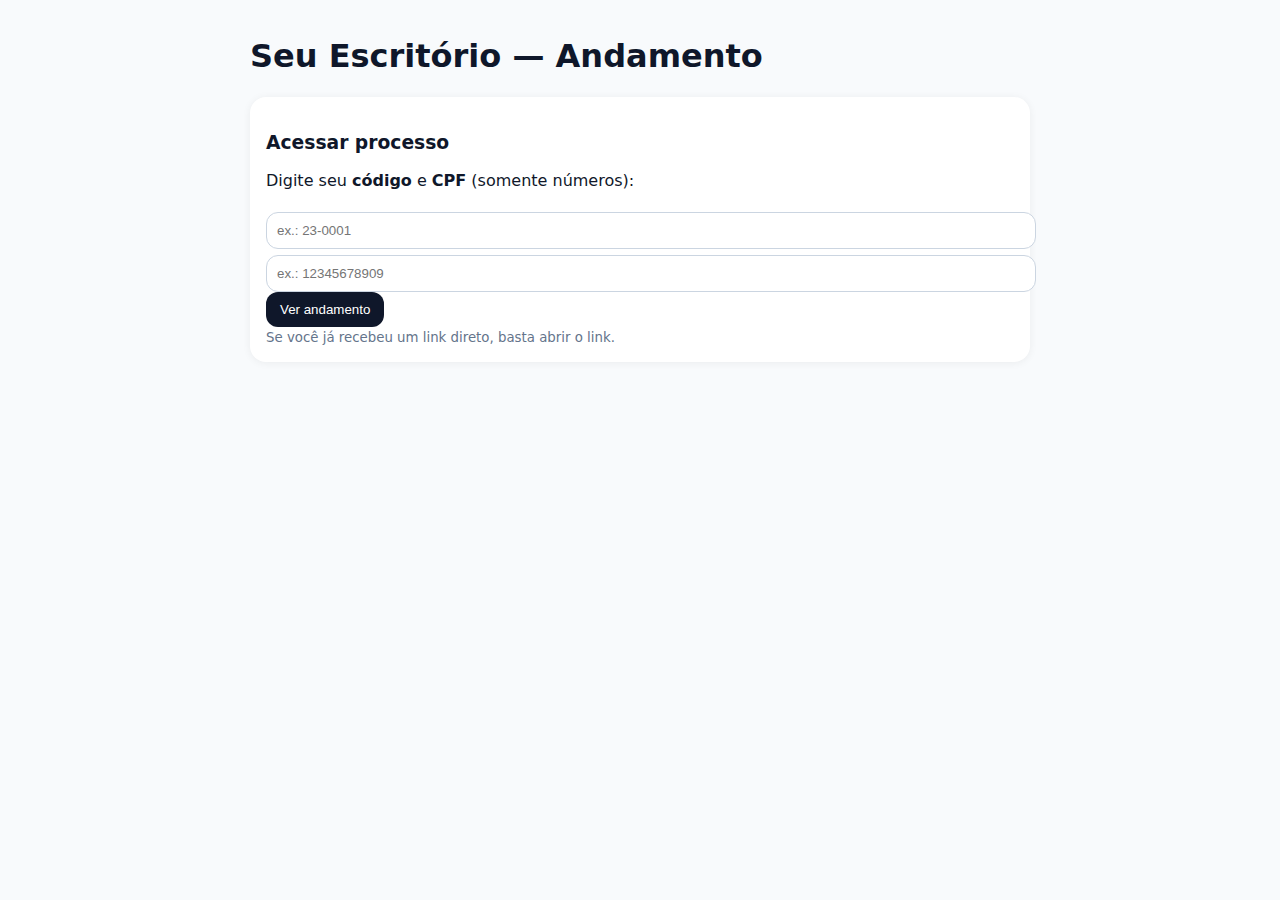
<file: index.html>
<!doctype html>
<html lang="pt-br">
<head>
  <meta charset="utf-8"/>
  <meta name="viewport" content="width=device-width, initial-scale=1"/>
  <title>Seu Escritório — Andamento</title>

  <!-- estilos opcionais -->
  <link rel="stylesheet" href="/styles.css"/>

  <!-- app.js com as funções Supabase -->
  <script defer src="/app.js"></script>
</head>
<body>
  <h1>Seu Escritório — Andamento</h1>

  <div class="card">
    <h3>Acessar processo</h3>
    <p>Digite seu <b>código</b> e <b>CPF</b> (somente números):</p>
    <form id="lookup">
      <input id="code" placeholder="ex.: 23-0001" autocomplete="off" required/>
      <input id="cpf"  placeholder="ex.: 12345678909" inputmode="numeric" autocomplete="off" required/>
      <button>Ver andamento</button>
    </form>
    <small>Se você já recebeu um link direto, basta abrir o link.</small>
  </div>

  <script>
    // Se já existe CPF salvo, pré-preenche o campo
    document.addEventListener('DOMContentLoaded', () => {
      try {
        const saved = (loadClientCPF?.() || '');
        if (saved) document.getElementById('cpf').value = saved;
      } catch (e) {}
    });

    document.getElementById('lookup').addEventListener('submit', async (e) => {
      e.preventDefault();
      const code = document.getElementById('code').value.trim();
      const cpf  = (document.getElementById('cpf').value || '').replace(/\D/g, '');
      if (!code || !cpf) return alert('Informe código e CPF.');

      // Busca o token do processo por código
      const s = await supaClient?.();
      const { data: c, error } = await s
        .from('cases')
        .select('token, client_cpf')
        .eq('code', code)
        .single();

      if (error || !c) {
        alert('Processo não encontrado.');
        return;
      }
      if ((c.client_cpf || '').replace(/\D/g, '') !== cpf) {
        alert('CPF não confere para este código.');
        return;
      }

      // Salva o CPF (permanece logado) e redireciona
      saveClientCPF?.(cpf);
      location.href = `/case.html?token=${encodeURIComponent(c.token)}`;
    });
  </script>
</body>
</html>
</file>
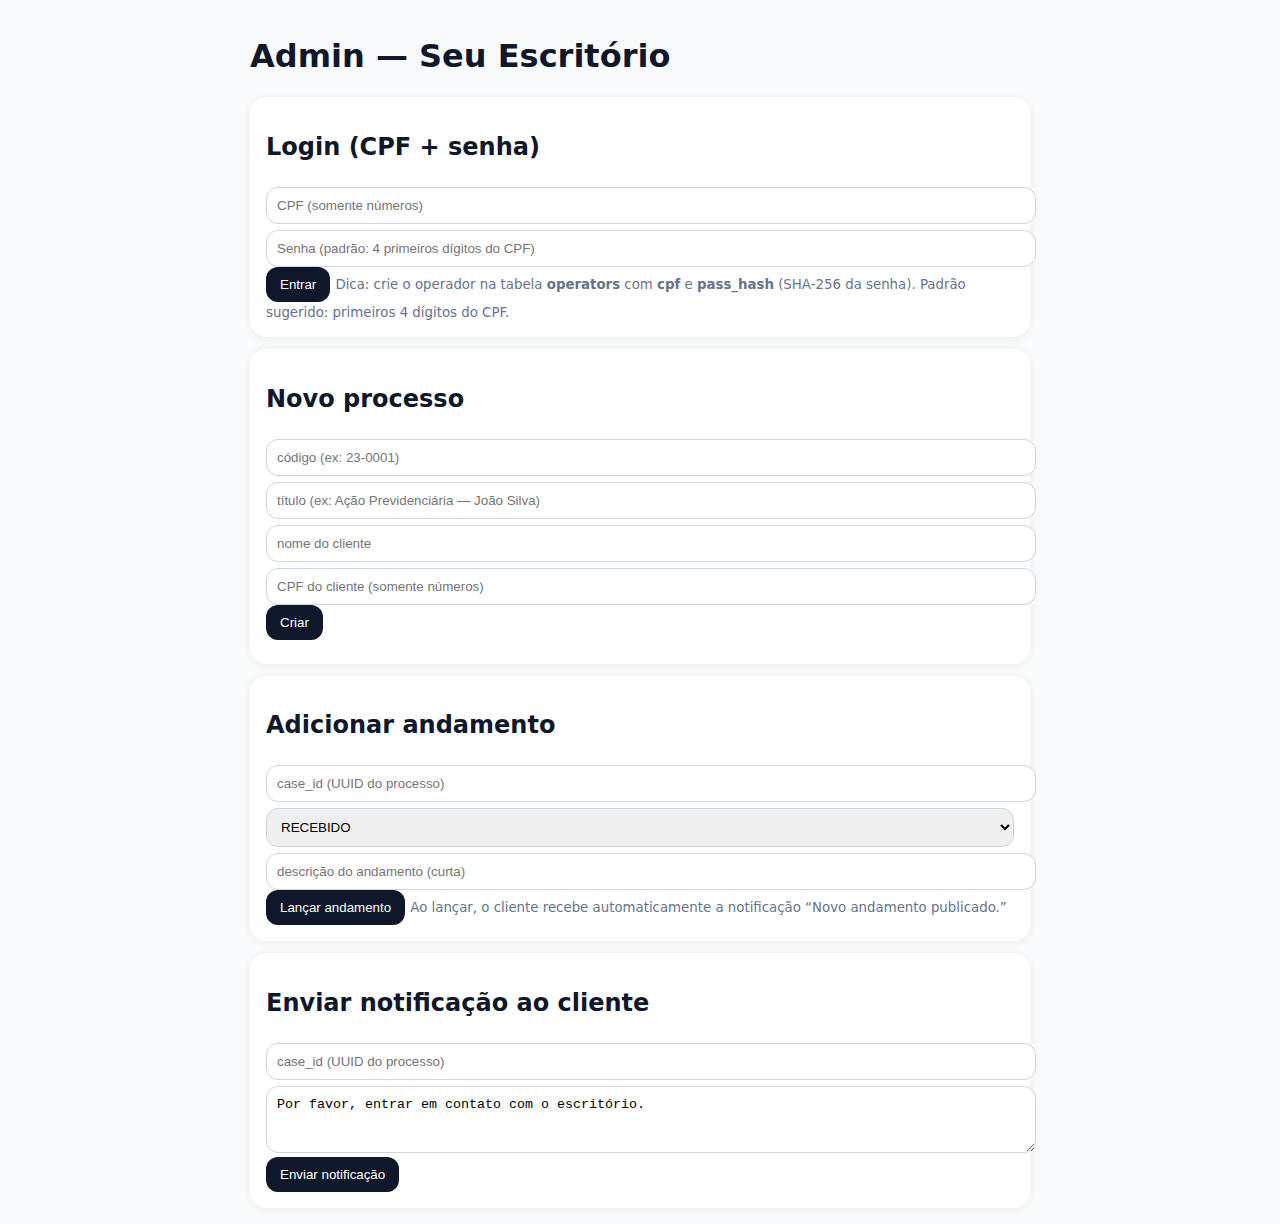
<file: admin.html>
<!doctype html>
<html lang="pt-br">
<head>
  <meta charset="utf-8"/>
  <meta name="viewport" content="width=device-width, initial-scale=1"/>
  <title>Admin — Andamento</title>

  <!-- Opcional: seu styles.css simples -->
  <link rel="stylesheet" href="/styles.css"/>

  <!-- Carrega nosso app.js (contém as funções e a config Supabase) -->
  <script defer src="/app.js"></script>
</head>
<body>
  <h1>Admin — Seu Escritório</h1>

  <!-- LOGIN CPF + SENHA -->
  <div class="card">
    <h2>Login (CPF + senha)</h2>
    <input id="cpf" placeholder="CPF (somente números)"/>
    <input id="pass" type="password" placeholder="Senha (padrão: 4 primeiros dígitos do CPF)"/>
    <button id="doLogin">Entrar</button>
    <small>Dica: crie o operador na tabela <b>operators</b> com <b>cpf</b> e <b>pass_hash</b> (SHA-256 da senha). Padrão sugerido: primeiros 4 dígitos do CPF.</small>
  </div>

  <!-- NOVO PROCESSO -->
  <div class="card">
    <h2>Novo processo</h2>
    <input id="code" placeholder="código (ex: 23-0001)"/>
    <input id="title" placeholder="título (ex: Ação Previdenciária — João Silva)"/>
    <input id="client_name" placeholder="nome do cliente"/>
    <input id="client_cpf" placeholder="CPF do cliente (somente números)"/>
    <button id="create">Criar</button>
    <div id="link" style="margin-top:8px"></div>
  </div>

  <!-- ADICIONAR ANDAMENTO -->
  <div class="card">
    <h2>Adicionar andamento</h2>
    <input id="case_id" placeholder="case_id (UUID do processo)"/>
    <select id="status">
      <option>RECEBIDO</option>
      <option>PROTOCOLO</option>
      <option>AGUARDANDO_ANALISE</option>
      <option>DILIGENCIA</option>
      <option>AUDIENCIA_MARCADA</option>
      <option>SENTENCA</option>
      <option>RECURSO</option>
      <option>TRANSITO_EM_JULGADO</option>
      <option>CUMPRIMENTO_SENTENCA</option>
      <option>ARQUIVADO</option>
    </select>
    <input id="desc" placeholder="descrição do andamento (curta)"/>
    <button id="addevent">Lançar andamento</button>
    <small>Ao lançar, o cliente recebe automaticamente a notificação “Novo andamento publicado.”</small>
  </div>

  <!-- NOTIFICAÇÃO MANUAL -->
  <div class="card">
    <h2>Enviar notificação ao cliente</h2>
    <input id="case_id_notify" placeholder="case_id (UUID do processo)"/>
    <textarea id="msg" rows="3">Por favor, entrar em contato com o escritório.</textarea>
    <button id="send_note">Enviar notificação</button>
  </div>

  <script>
    // ------ LOGIN ------
    document.getElementById('doLogin').onclick = async () => {
      try {
        const cpf = document.getElementById('cpf').value;
        const pass = document.getElementById('pass').value;
        await loginOperatorCPF(cpf, pass);  // do app.js
        alert('Logado!');
      } catch (err) {
        alert('Falha no login: ' + (err.message || JSON.stringify(err)));
        console.error(err);
      }
    };

    // ------ CRIAR CASO ------
    document.getElementById('create').onclick = async () => {
      try {
        const token = self.crypto?.randomUUID?.() || String(Date.now());
        const payload = {
          code: document.getElementById('code').value.trim(),
          title: document.getElementById('title').value.trim(),
          client_name: document.getElementById('client_name').value.trim(),
          client_cpf: document.getElementById('client_cpf').value.replace(/\D/g,''),
          token
        };
        if (!payload.code || !payload.title || !payload.client_name || !payload.client_cpf) {
          alert('Preencha todos os campos do processo.');
          return;
        }
        const { data, error } = await operatorCreateCase(payload); // do app.js
        if (error) throw error;

        const link = `/case.html?token=${encodeURIComponent(token)}`;
        document.getElementById('link').innerHTML =
          `Link do cliente: <a target="_blank" href="${link}">${location.origin}${link}</a>`;
        alert('Processo criado! Copie e envie o link ao cliente.');
      } catch (err) {
        alert('Erro ao criar processo: ' + (err.message || JSON.stringify(err)));
        console.error(err);
      }
    };

    // ------ ADICIONAR ANDAMENTO (gera notificação automática) ------
    document.getElementById('addevent').onclick = async () => {
      try {
        const cid = document.getElementById('case_id').value.trim();
        const status = document.getElementById('status').value;
        const desc = document.getElementById('desc').value.trim();
        if (!cid || !status) { alert('Informe case_id e status.'); return; }

        const { error } = await operatorAddEvent(cid, status, desc); // do app.js
        if (error) throw error;

        alert('Andamento lançado! Notificação enviada ao cliente.');
        document.getElementById('desc').value = '';
      } catch (err) {
        alert('Erro ao lançar andamento: ' + (err.message || JSON.stringify(err)));
        console.error(err);
      }
    };

    // ------ ENVIAR NOTIFICAÇÃO MANUAL ------
    document.getElementById('send_note').onclick = async () => {
      try {
        const cid = document.getElementById('case_id_notify').value.trim();
        const msg = document.getElementById('msg').value.trim();
        if (!cid || !msg) { alert('Informe case_id e a mensagem.'); return; }

        const { error } = await operatorNotify(cid, msg); // do app.js
        if (error) throw error;

        alert('Notificação enviada!');
      } catch (err) {
        alert('Erro ao enviar notificação: ' + (err.message || JSON.stringify(err)));
        console.error(err);
      }
    };
  </script>
</body>
</html>
</file>
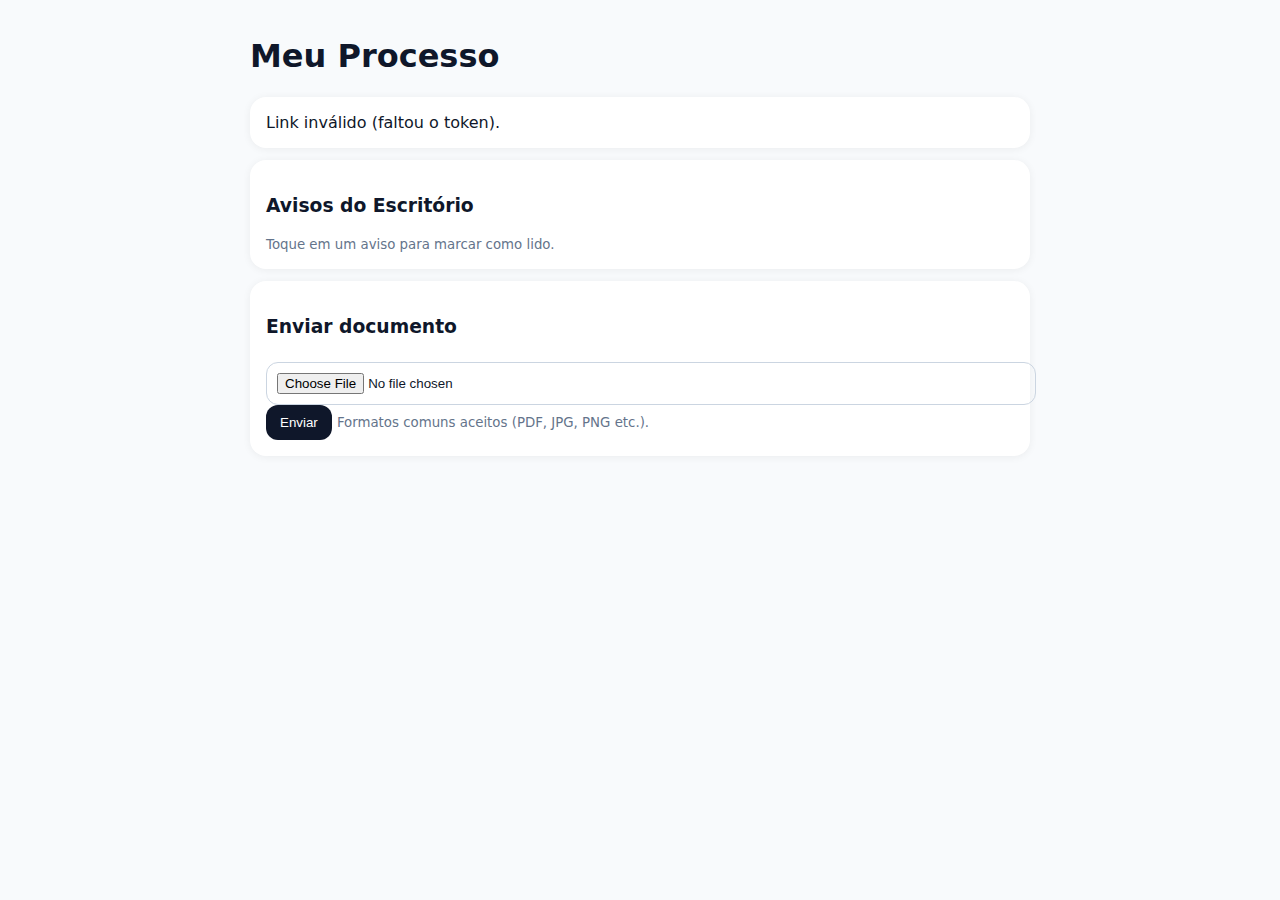
<file: case.html>
<!doctype html>
<html lang="pt-br">
<head>
  <meta charset="utf-8"/>
  <meta name="viewport" content="width=device-width, initial-scale=1"/>
  <title>Meu Processo — Andamento</title>

  <!-- estilos simples (opcional) -->
  <link rel="stylesheet" href="/styles.css"/>

  <!-- nosso app.js com as funções Supabase -->
  <script defer src="/app.js"></script>
</head>
<body>
  <h1>Meu Processo</h1>

  <!-- Cabeçalho / dados do caso -->
  <div id="content" class="card">Carregando...</div>

  <!-- Avisos do Escritório -->
  <div class="card">
    <h3>
      Avisos do Escritório
      <span id="badge" class="badge" style="display:none">Novo</span>
    </h3>
    <ul id="notices"></ul>
    <small>Toque em um aviso para marcar como lido.</small>
  </div>

  <!-- Upload de documento pelo cliente -->
  <div class="card">
    <h3>Enviar documento</h3>
    <input type="file" id="file"/>
    <button id="send">Enviar</button>
    <small>Formatos comuns aceitos (PDF, JPG, PNG etc.).</small>
  </div>

  <script>
    // token do caso (vem no link /case.html?token=...)
    const params = new URLSearchParams(location.search);
    const token = params.get('token');
    if (!token) {
      document.getElementById('content').innerText = 'Link inválido (faltou o token).';
      throw new Error('Token ausente');
    }

    // carrega dados do caso + eventos + arquivos + notificações
    async function load() {
      // dados do caso
      const { data: c, error: e1 } = await getCaseByToken(token);
      if (e1 || !c) {
        document.getElementById('content').innerText = 'Processo não encontrado.';
        return;
      }

      // eventos (andamentos)
      const { data: ev } = await getEventsByToken(token);

      // arquivos
      const { data: files } = await getFilesByToken(token);

      // notificações
      const { data: notes } = await getNotificationsByToken(token);

      // monta header + timeline
      const html = [
        `<h2>${c.title}</h2>`,
        `<div><small><b>Código:</b> ${c.code}</small></div>`,
        '<h3>Andamento</h3>',
        '<ul>'
      ];
      (ev || []).forEach(x => {
        html.push(
          `<li>
            <span class="dot"></span>
            <b>${x.status}</b> — ${x.description || ''}
            <br/><small>${new Date(x.created_at).toLocaleString('pt-BR')}</small>
          </li>`
        );
      });
      html.push('</ul>', '<h3>Documentos</h3>', '<ul>');

      // assina URL de cada arquivo para download seguro
      if (files && files.length) {
        for (const f of files) {
          const { data: signed } = await signStorageUrl(f.s3_key, 60);
          const kb = Math.max(1, Math.round((f.size_bytes || 0) / 1024));
          html.push(
            `<li>
              <a href="${signed?.signedUrl || '#'}" ${signed?.signedUrl ? 'download' : ''}>
                ${f.file_name}
              </a>
              <small> (${kb} KB) • ${f.uploaded_by === 'CLIENT' ? 'Você' : 'Escritório'}</small>
            </li>`
          );
        }
      } else {
        html.push('<li><small>Nenhum documento disponível ainda.</small></li>');
      }
      html.push('</ul>');

      document.getElementById('content').innerHTML = html.join('');

      // renderiza notificações
      renderNotices(notes || []);
    }

    function renderNotices(notes) {
      const ul = document.getElementById('notices');
      ul.innerHTML = '';
      let unread = 0;

      notes.forEach(n => {
        const dt = new Date(n.created_at).toLocaleString('pt-BR');
        const isUnread = !n.read_at;
        if (isUnread) unread++;

        const li = document.createElement('li');
        li.style.cursor = 'pointer';
        li.innerHTML = `<b>${n.message}</b> <br/><small>${dt}${isUnread ? ' • não lido' : ''}</small>`;
        li.onclick = async () => {
          if (!n.read_at) {
            await markNotificationRead(n.id);
            // atualiza UI sem recarregar tudo
            n.read_at = new Date().toISOString();
            li.querySelector('small').innerHTML = dt; // remove marcador "não lido"
            refreshBadge(notes);
          }
        };
        ul.appendChild(li);
      });

      // badge "Novo"
      function showBadge(show) {
        document.getElementById('badge').style.display = show ? 'inline-block' : 'none';
      }
      showBadge(unread > 0);
    }

    function refreshBadge(notes) {
      const unread = (notes || []).filter(n => !n.read_at).length;
      document.getElementById('badge').style.display = unread > 0 ? 'inline-block' : 'none';
    }

    // upload de arquivo pelo cliente
    document.getElementById('send').onclick = async () => {
      try {
        const file = document.getElementById('file').files[0];
        if (!file) return alert('Selecione um arquivo.');

        // precisamos do ID do caso para montar o caminho do arquivo
        const { data: c } = await getCaseByToken(token);
        const path = `${c.id}/${Date.now()}-${file.name}`;

        const up = await uploadFile(path, file);
        if (up.error) throw up.error;

        // registra na tabela case_files (marcando que veio do CLIENT)
        const meta = {
          case_id: c.id,
          file_name: file.name,
          content_type: file.type || 'application/octet-stream',
          size_bytes: file.size || 0,
          s3_key: up.data.path,
          uploaded_by: 'CLIENT'
        };
        const ins = await operatorAttachFile(meta);
        if (ins.error) throw ins.error;

        alert('Documento enviado com sucesso!');
        location.reload();
      } catch (err) {
        alert('Falha no envio: ' + (err.message || JSON.stringify(err)));
        console.error(err);
      }
    };

    // inicia
    load();
  </script>
</body>
</html>
</file>
<file: styles.css>
body{font:16px system-ui;background:#f8fafc;color:#0f172a;max-width:780px;margin:0 auto;padding:16px}
.card{background:#fff;border-radius:16px;box-shadow:0 1px 8px rgba(0,0,0,.06);padding:16px;margin-top:12px}
button{background:#0f172a;color:#fff;border:0;border-radius:12px;padding:10px 14px;cursor:pointer}
input,select,textarea{padding:10px;border:1px solid #cbd5e1;border-radius:12px;width:100%;margin-top:6px}
ul{padding-left:18px}
.dot{width:10px;height:10px;border-radius:9999px;background:#0f172a;display:inline-block;margin-right:8px}
.badge{display:inline-block;padding:2px 8px;border-radius:9999px;background:#e11d48;color:#fff;font-size:12px;margin-left:8px}
small{color:#64748b}
kbd{background:#e2e8f0;border-radius:6px;padding:2px 6px}
</file>
